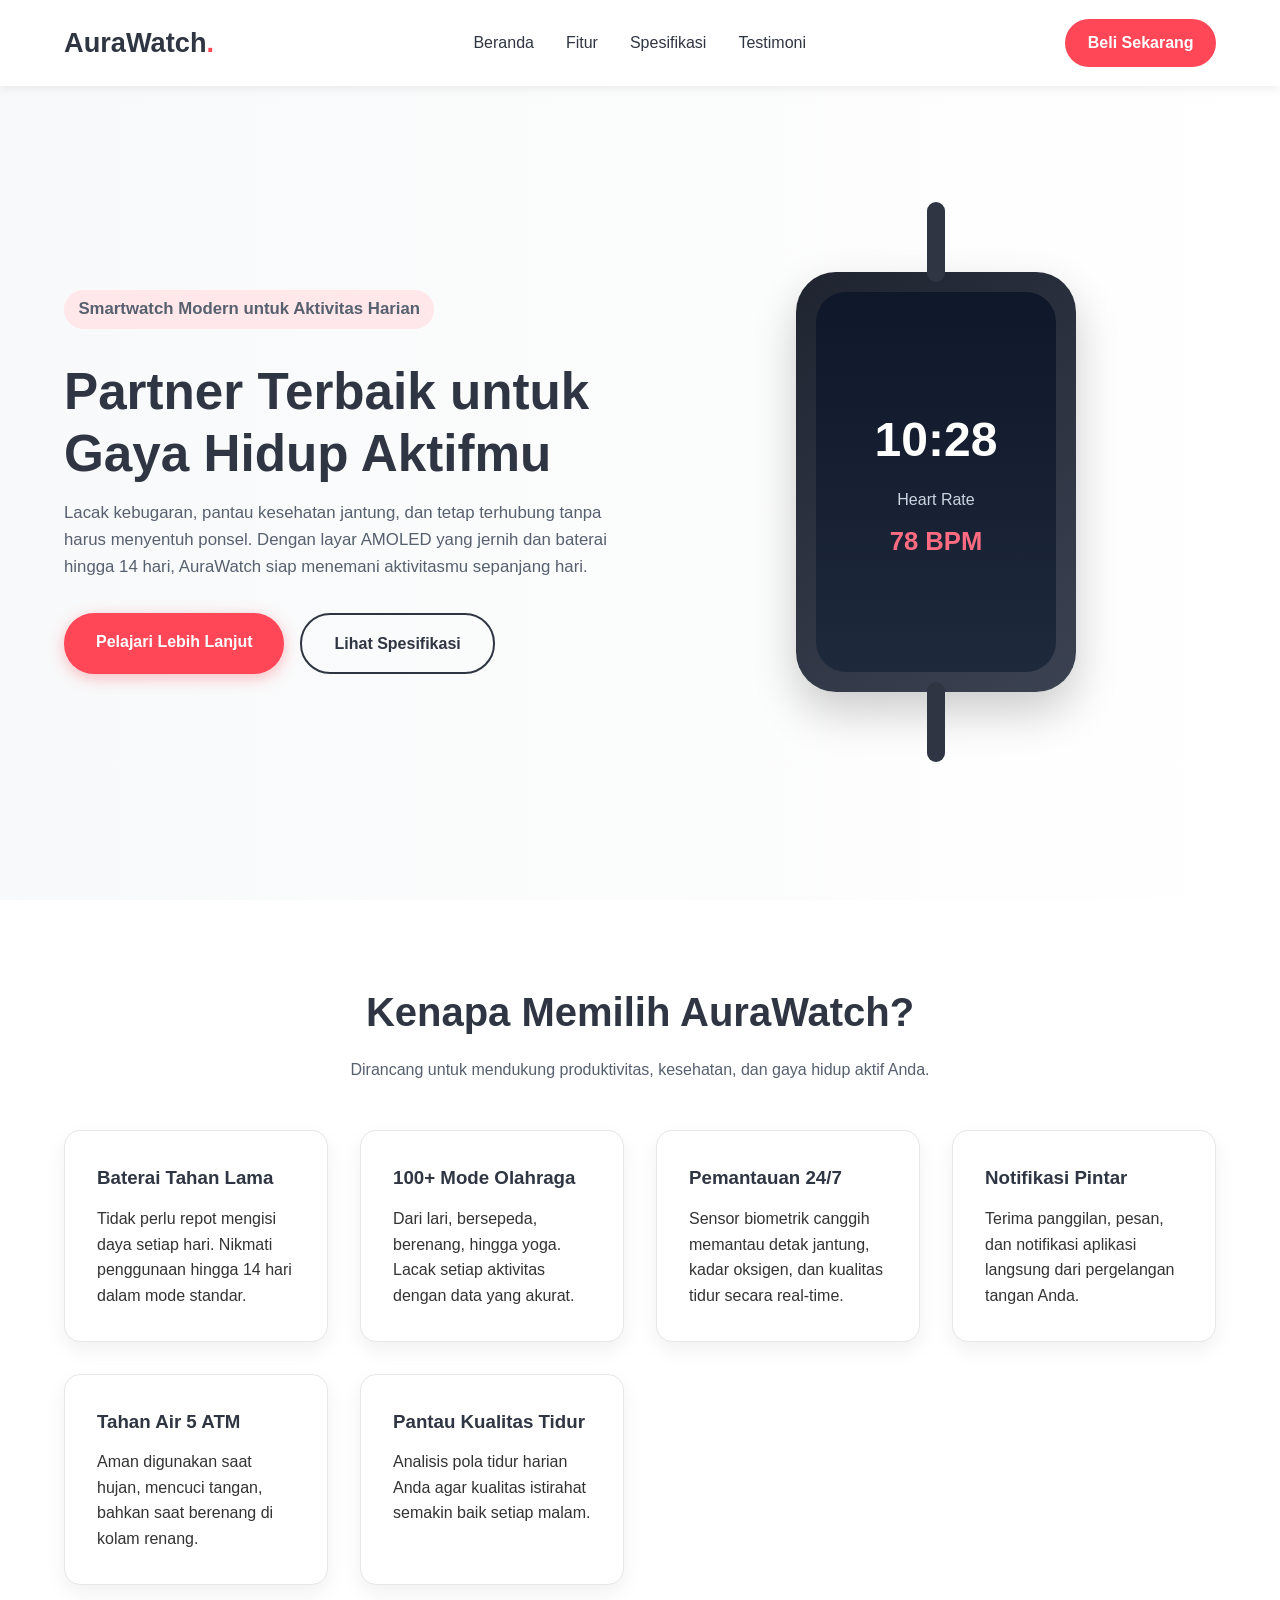
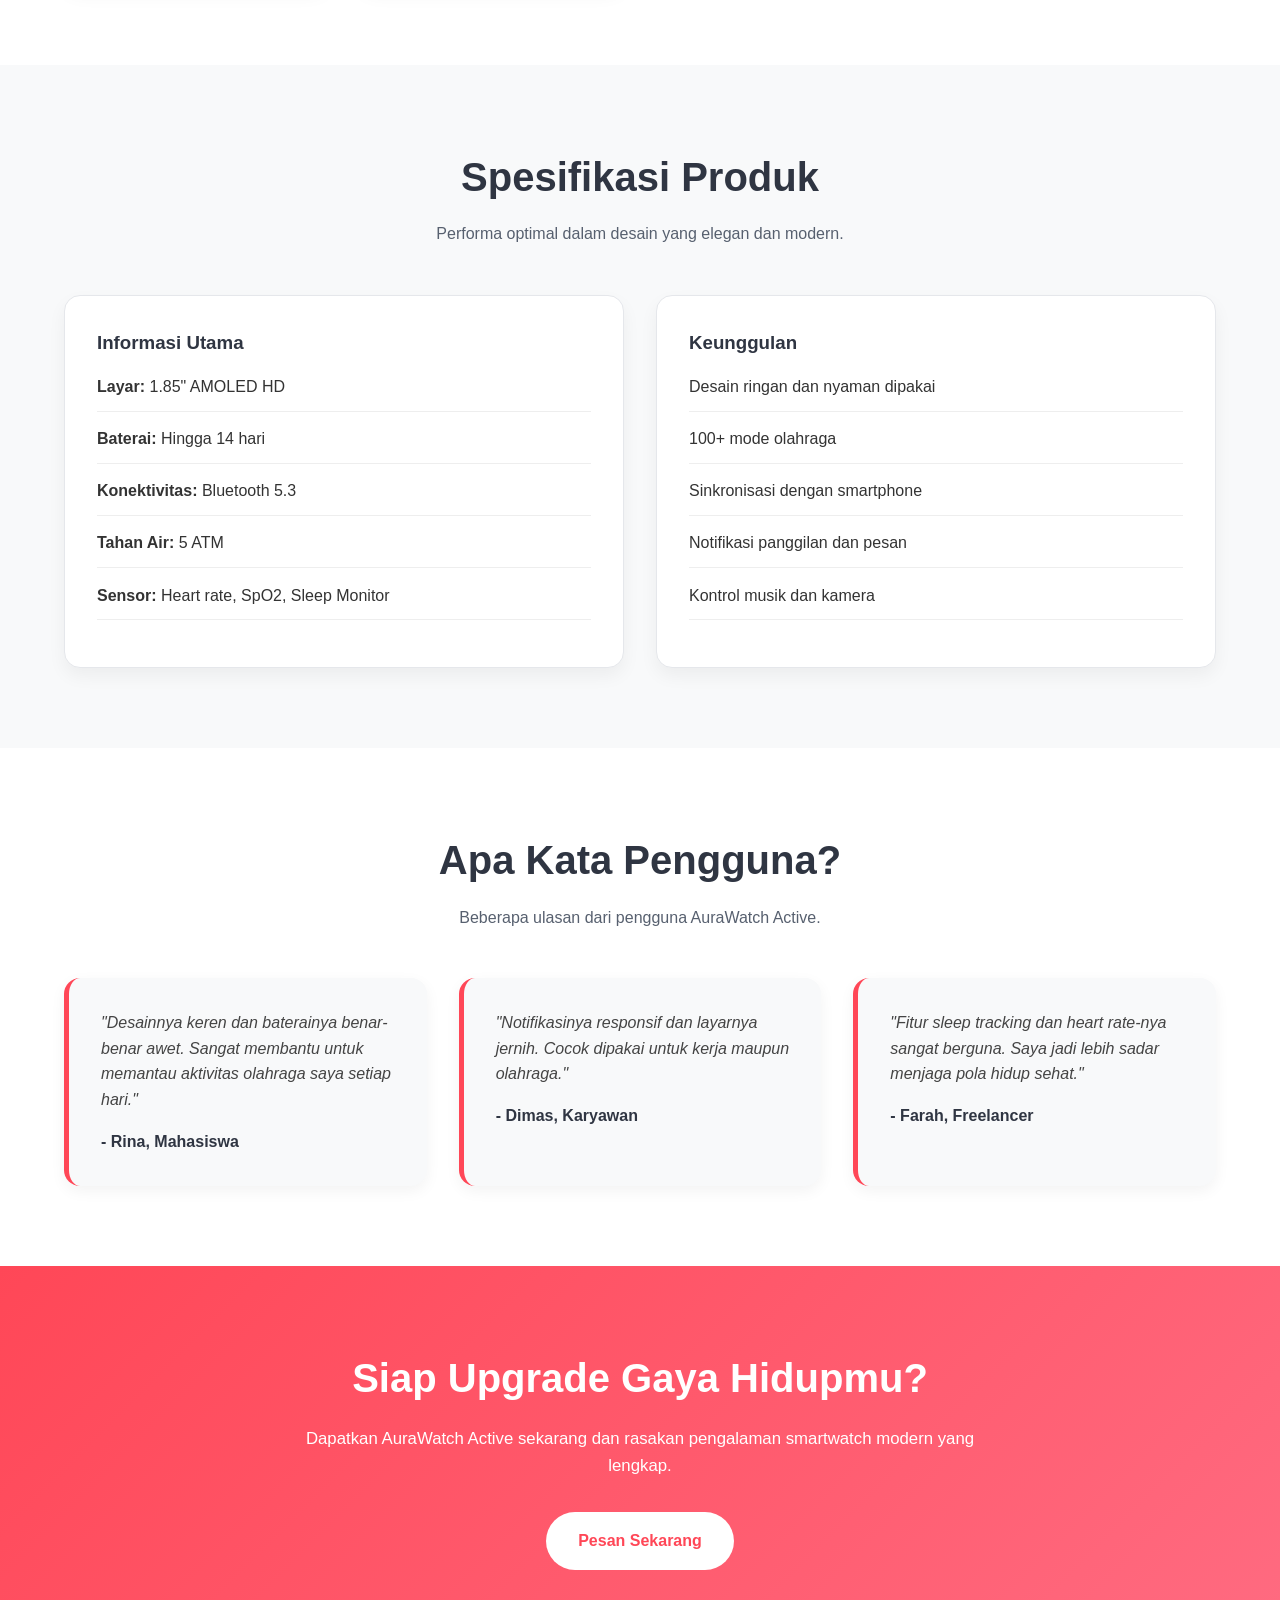
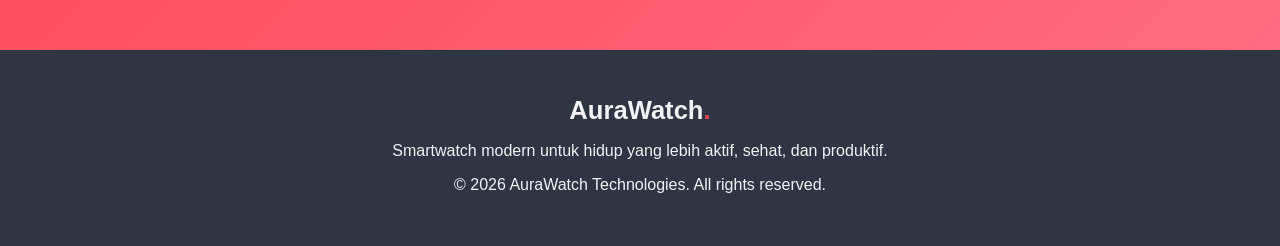
<file: Tugas 1 - Modul 2, 3, 4/index.html>
<!DOCTYPE html>
<html lang="id">
<head>
    <meta charset="UTF-8">
    <meta name="viewport" content="width=device-width, initial-scale=1.0">
    <title>AuraWatch Active - Landing Page</title>
    <link rel="stylesheet" href="style.css">
</head>
<body>

    <nav>
        <div class="logo">AuraWatch<span>.</span></div>
        <ul class="nav-links">
            <li><a href="#beranda">Beranda</a></li>
            <li><a href="#fitur">Fitur</a></li>
            <li><a href="#spesifikasi">Spesifikasi</a></li>
            <li><a href="#testimoni">Testimoni</a></li>
        </ul>
        <a href="#beli" class="btn-nav">Beli Sekarang</a>
    </nav>

    <header class="hero" id="beranda">
        <div class="hero-content">
            <p class="tagline">Smartwatch Modern untuk Aktivitas Harian</p>
            <h1>Partner Terbaik untuk Gaya Hidup Aktifmu</h1>
            <p>
                Lacak kebugaran, pantau kesehatan jantung, dan tetap terhubung tanpa harus
                menyentuh ponsel. Dengan layar AMOLED yang jernih dan baterai hingga 14 hari,
                AuraWatch siap menemani aktivitasmu sepanjang hari.
            </p>
            <div class="hero-buttons">
                <a href="#fitur" class="btn-primary">Pelajari Lebih Lanjut</a>
                <a href="#spesifikasi" class="btn-secondary">Lihat Spesifikasi</a>
            </div>
        </div>

        <div class="hero-image">
            <div class="watch-card">
                <div class="watch-screen">
                    <h3>10:28</h3>
                    <p>Heart Rate</p>
                    <span>78 BPM</span>
                </div>
            </div>
        </div>
    </header>

    <section class="features" id="fitur">
        <div class="section-header">
            <h2>Kenapa Memilih AuraWatch?</h2>
            <p>Dirancang untuk mendukung produktivitas, kesehatan, dan gaya hidup aktif Anda.</p>
        </div>

        <div class="feature-grid">
            <div class="feature-card">
                <h3>Baterai Tahan Lama</h3>
                <p>
                    Tidak perlu repot mengisi daya setiap hari. Nikmati penggunaan hingga
                    14 hari dalam mode standar.
                </p>
            </div>

            <div class="feature-card">
                <h3>100+ Mode Olahraga</h3>
                <p>
                    Dari lari, bersepeda, berenang, hingga yoga. Lacak setiap aktivitas
                    dengan data yang akurat.
                </p>
            </div>

            <div class="feature-card">
                <h3>Pemantauan 24/7</h3>
                <p>
                    Sensor biometrik canggih memantau detak jantung, kadar oksigen,
                    dan kualitas tidur secara real-time.
                </p>
            </div>

            <div class="feature-card">
                <h3>Notifikasi Pintar</h3>
                <p>
                    Terima panggilan, pesan, dan notifikasi aplikasi langsung dari
                    pergelangan tangan Anda.
                </p>
            </div>

            <div class="feature-card">
                <h3>Tahan Air 5 ATM</h3>
                <p>
                    Aman digunakan saat hujan, mencuci tangan, bahkan saat berenang
                    di kolam renang.
                </p>
            </div>

            <div class="feature-card">
                <h3>Pantau Kualitas Tidur</h3>
                <p>
                    Analisis pola tidur harian Anda agar kualitas istirahat semakin baik
                    setiap malam.
                </p>
            </div>
        </div>
    </section>

    <section class="specs" id="spesifikasi">
        <div class="section-header">
            <h2>Spesifikasi Produk</h2>
            <p>Performa optimal dalam desain yang elegan dan modern.</p>
        </div>

        <div class="specs-container">
            <div class="spec-box">
                <h3>Informasi Utama</h3>
                <ul>
                    <li><strong>Layar:</strong> 1.85" AMOLED HD</li>
                    <li><strong>Baterai:</strong> Hingga 14 hari</li>
                    <li><strong>Konektivitas:</strong> Bluetooth 5.3</li>
                    <li><strong>Tahan Air:</strong> 5 ATM</li>
                    <li><strong>Sensor:</strong> Heart rate, SpO2, Sleep Monitor</li>
                </ul>
            </div>

            <div class="spec-box">
                <h3>Keunggulan</h3>
                <ul>
                    <li>Desain ringan dan nyaman dipakai</li>
                    <li>100+ mode olahraga</li>
                    <li>Sinkronisasi dengan smartphone</li>
                    <li>Notifikasi panggilan dan pesan</li>
                    <li>Kontrol musik dan kamera</li>
                </ul>
            </div>
        </div>
    </section>

    <section class="testimonials" id="testimoni">
        <div class="section-header">
            <h2>Apa Kata Pengguna?</h2>
            <p>Beberapa ulasan dari pengguna AuraWatch Active.</p>
        </div>

        <div class="testimonial-grid">
            <div class="testimonial-card">
                <p>
                    "Desainnya keren dan baterainya benar-benar awet. Sangat membantu
                    untuk memantau aktivitas olahraga saya setiap hari."
                </p>
                <h4>- Rina, Mahasiswa</h4>
            </div>

            <div class="testimonial-card">
                <p>
                    "Notifikasinya responsif dan layarnya jernih. Cocok dipakai untuk
                    kerja maupun olahraga."
                </p>
                <h4>- Dimas, Karyawan</h4>
            </div>

            <div class="testimonial-card">
                <p>
                    "Fitur sleep tracking dan heart rate-nya sangat berguna. Saya jadi
                    lebih sadar menjaga pola hidup sehat."
                </p>
                <h4>- Farah, Freelancer</h4>
            </div>
        </div>
    </section>

    <section class="cta" id="beli">
        <h2>Siap Upgrade Gaya Hidupmu?</h2>
        <p>Dapatkan AuraWatch Active sekarang dan rasakan pengalaman smartwatch modern yang lengkap.</p>
        <a href="#" class="btn-primary">Pesan Sekarang</a>
    </section>

    <footer>
        <div class="footer-content">
            <h3>AuraWatch<span>.</span></h3>
            <p>Smartwatch modern untuk hidup yang lebih aktif, sehat, dan produktif.</p>
            <p>&copy; 2026 AuraWatch Technologies. All rights reserved.</p>
        </div>
    </footer>

</body>
</html>
</file>
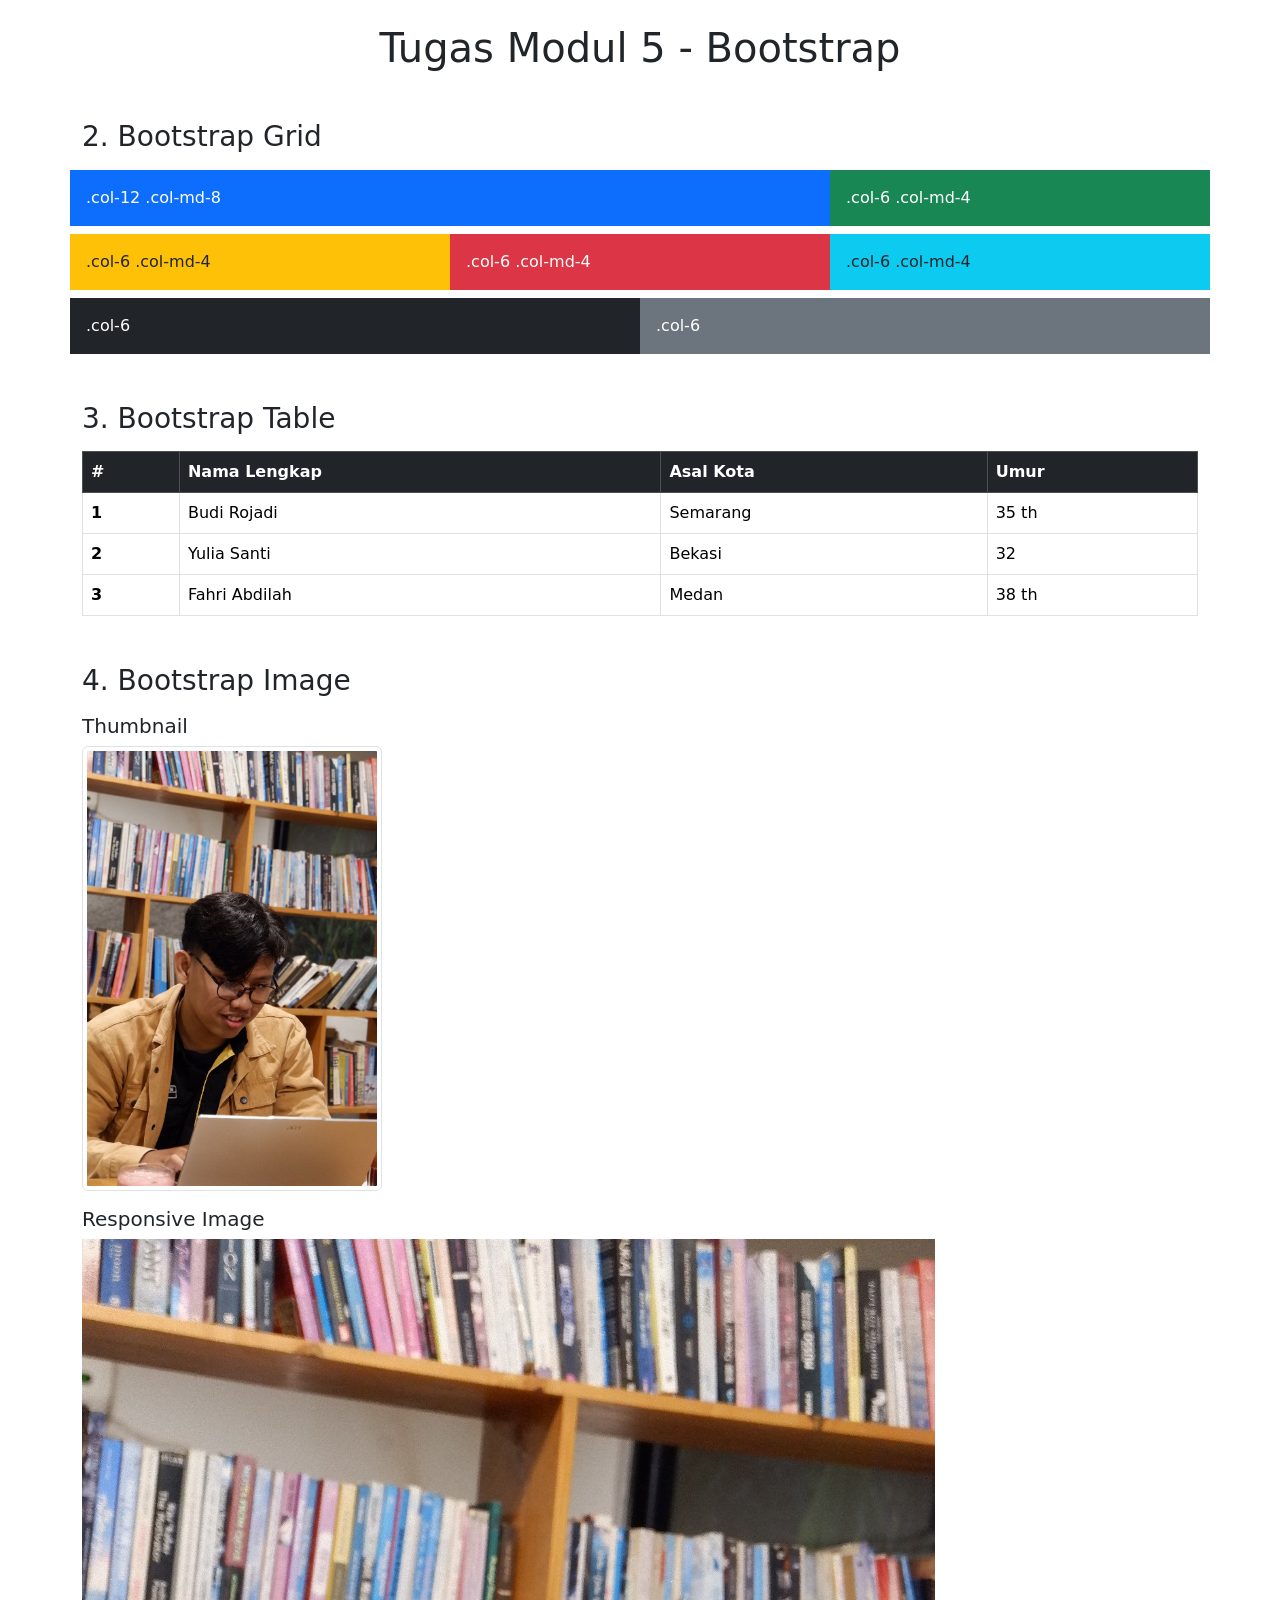
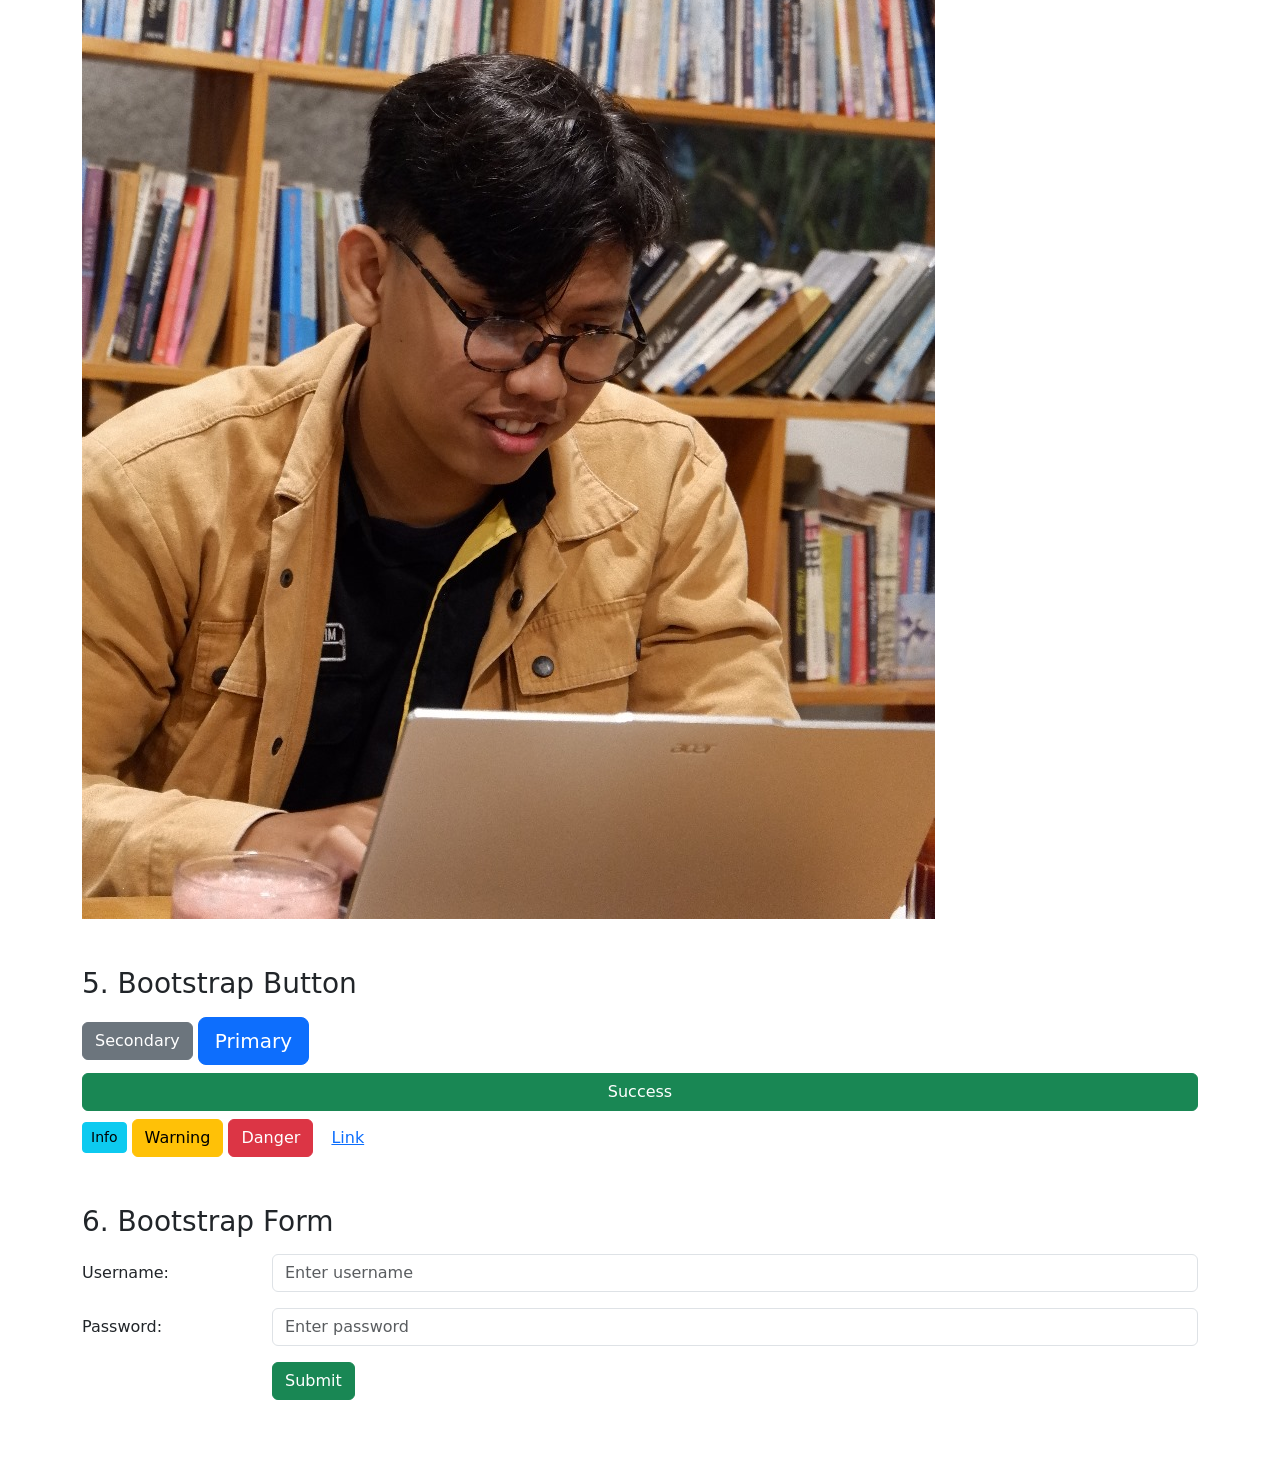
<file: Tugas 2 - Modul 5/index.html>
<!doctype html>
<html lang="id">
  <head>
    <meta charset="UTF-8" />
    <meta name="viewport" content="width=device-width, initial-scale=1.0" />
    <title>Tugas Bootstrap</title>

    <!-- ================== 1. BOOTSTRAP CDN ================== -->
    <!-- CSS -->
    <link
      href="https://cdn.jsdelivr.net/npm/bootstrap@5.3.0/dist/css/bootstrap.min.css"
      rel="stylesheet"
    />

    <!-- jQuery (opsional untuk Bootstrap 5, tapi tetap boleh) -->
    <script src="https://code.jquery.com/jquery-3.7.0.min.js"></script>

    <!-- JS Bootstrap -->
    <script src="https://cdn.jsdelivr.net/npm/bootstrap@5.3.0/dist/js/bootstrap.bundle.min.js"></script>
  </head>

  <body class="p-4">
    <h1 class="text-center mb-5">Tugas Modul 5 - Bootstrap</h1>

    <!-- ================== 2. BOOTSTRAP GRID ================== -->
    <div class="container mb-5">
      <h3 class="mb-3">2. Bootstrap Grid</h3>

      <div class="row">
        <div class="col-12 col-md-8 bg-primary text-white p-3">
          .col-12 .col-md-8
        </div>
        <div class="col-6 col-md-4 bg-success text-white p-3">
          .col-6 .col-md-4
        </div>
      </div>

      <div class="row mt-2">
        <div class="col-6 col-md-4 bg-warning p-3">.col-6 .col-md-4</div>
        <div class="col-6 col-md-4 bg-danger text-white p-3">
          .col-6 .col-md-4
        </div>
        <div class="col-6 col-md-4 bg-info p-3">.col-6 .col-md-4</div>
      </div>

      <div class="row mt-2">
        <div class="col-6 bg-dark text-white p-3">.col-6</div>
        <div class="col-6 bg-secondary text-white p-3">.col-6</div>
      </div>
    </div>

    <!-- ================== 3. BOOTSTRAP TABLE ================== -->
    <div class="container mb-5">
      <h3 class="mb-3">3. Bootstrap Table</h3>

      <table class="table table-hover table-bordered">
        <thead class="table-dark">
          <tr>
            <th>#</th>
            <th>Nama Lengkap</th>
            <th>Asal Kota</th>
            <th>Umur</th>
          </tr>
        </thead>
        <tbody>
          <tr>
            <th>1</th>
            <td>Budi Rojadi</td>
            <td>Semarang</td>
            <td>35 th</td>
          </tr>
          <tr>
            <th>2</th>
            <td>Yulia Santi</td>
            <td>Bekasi</td>
            <td>32</td>
          </tr>
          <tr>
            <th>3</th>
            <td>Fahri Abdilah</td>
            <td>Medan</td>
            <td>38 th</td>
          </tr>
        </tbody>
      </table>
    </div>

    <!-- ================== 4. BOOTSTRAP IMAGE ================== -->
    <div class="container mb-5">
      <h3 class="mb-3">4. Bootstrap Image</h3>

      <h5>Thumbnail</h5>
      <img
        src="ibnu.jpg"
        class="img-thumbnail mb-3"
        alt="Thumbnail"
        width="300"
      />

      <h5>Responsive Image</h5>
      <img src="ibnu.jpg" class="img-fluid" alt="Responsive image" />
    </div>

    <!-- ================== 5. BOOTSTRAP BUTTON ================== -->
    <div class="container mb-5">
      <h3 class="mb-3">5. Bootstrap Button</h3>

      <button class="btn btn-secondary">Secondary</button>
      <button class="btn btn-primary btn-lg">Primary</button>
      <button class="btn btn-success w-100 my-2">Success</button>
      <button class="btn btn-info btn-sm">Info</button>
      <button class="btn btn-warning">Warning</button>
      <button class="btn btn-danger">Danger</button>
      <button class="btn btn-link">Link</button>
    </div>

    <!-- ================== 6. BOOTSTRAP FORM ================== -->
    <div class="container mb-5">
      <h3 class="mb-3">6. Bootstrap Form</h3>

      <form action="/action_page.php">
        <div class="row mb-3">
          <label class="col-sm-2 col-form-label">Username:</label>
          <div class="col-sm-10">
            <input
              type="text"
              class="form-control"
              placeholder="Enter username"
            />
          </div>
        </div>

        <div class="row mb-3">
          <label class="col-sm-2 col-form-label">Password:</label>
          <div class="col-sm-10">
            <input
              type="password"
              class="form-control"
              placeholder="Enter password"
            />
          </div>
        </div>

        <div class="row">
          <div class="col-sm-10 offset-sm-2">
            <button class="btn btn-success">Submit</button>
          </div>
        </div>
      </form>
    </div>
  </body>
</html>
</file>
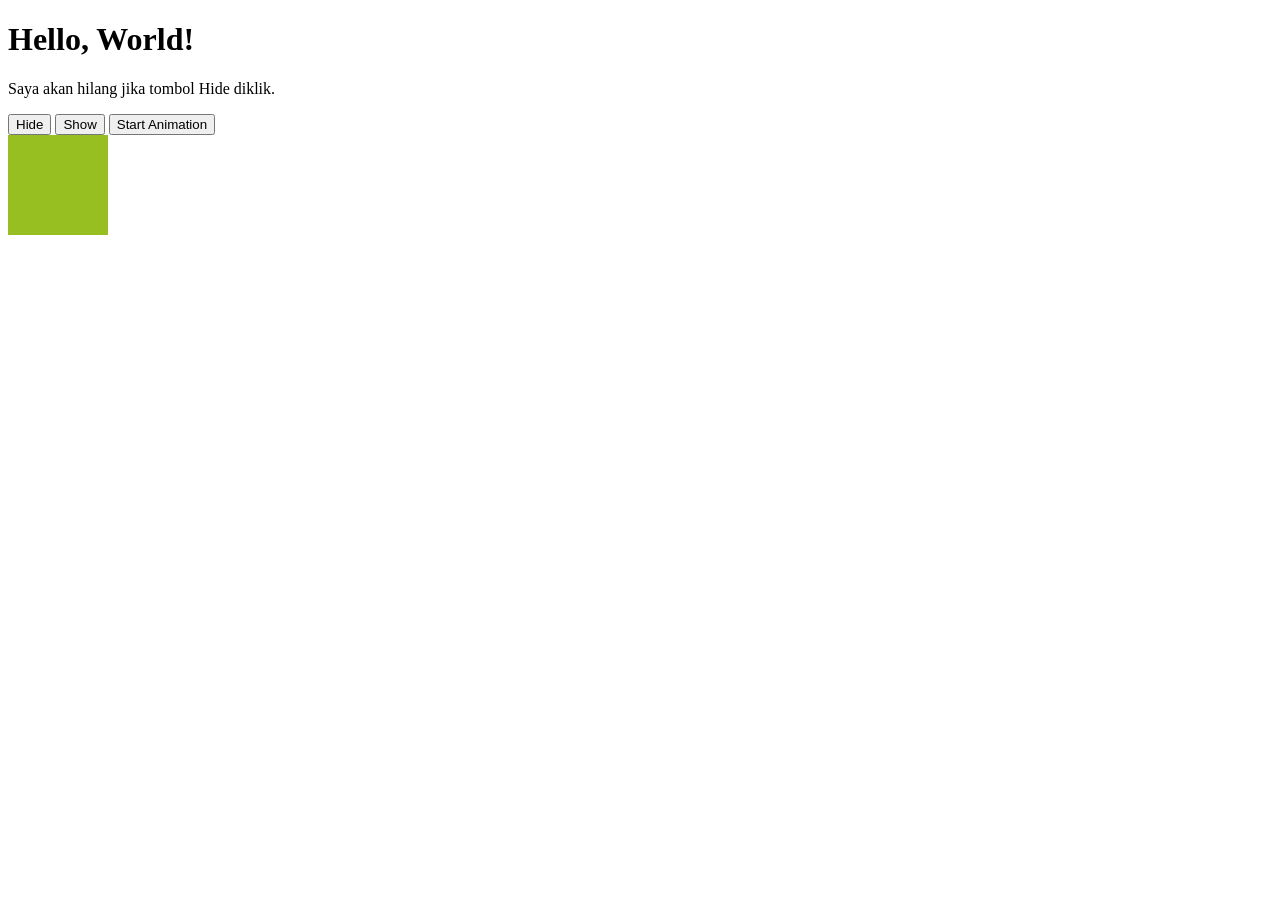
<file: Tugas 3 - Modul 6/index.html>
<!doctype html>
<html>
  <head>
    <title>Contoh jQuery</title>

    <!-- CDN jQuery -->
    <script src="https://code.jquery.com/jquery-3.7.1.min.js"></script>

    <script>
      $(document).ready(function () {
        $("h1").text("Hello, World!");
      });
    </script>

    <!-- Efek hide/show -->
    <script>
      $(document).ready(function () {
        $("#hide").click(function () {
          $("p").hide();
        });

        $("#show").click(function () {
          $("p").show();
        });
      });
    </script>
    <!-- Efek Animasi -->
    <script>
      $(document).ready(function () {
        $("#animateBtn").click(function () {
          $("div").animate({
            height: "toggle",
          });
        });
      });
    </script>
  </head>

  <body>
    <h1>Hello</h1>
    <!-- Penggunaan Efek Hide/Show -->
    <p>Saya akan hilang jika tombol Hide diklik.</p>

    <button id="hide">Hide</button>
    <button id="show">Show</button>
    <!-- Penggunaan Efek Animasi -->
    <button id="animateBtn">Start Animation</button>

    <div
      style="
        background: #98bf21;
        height: 100px;
        width: 100px;
        position: absolute;
      "
    ></div>
  </body>
</html>
</file>
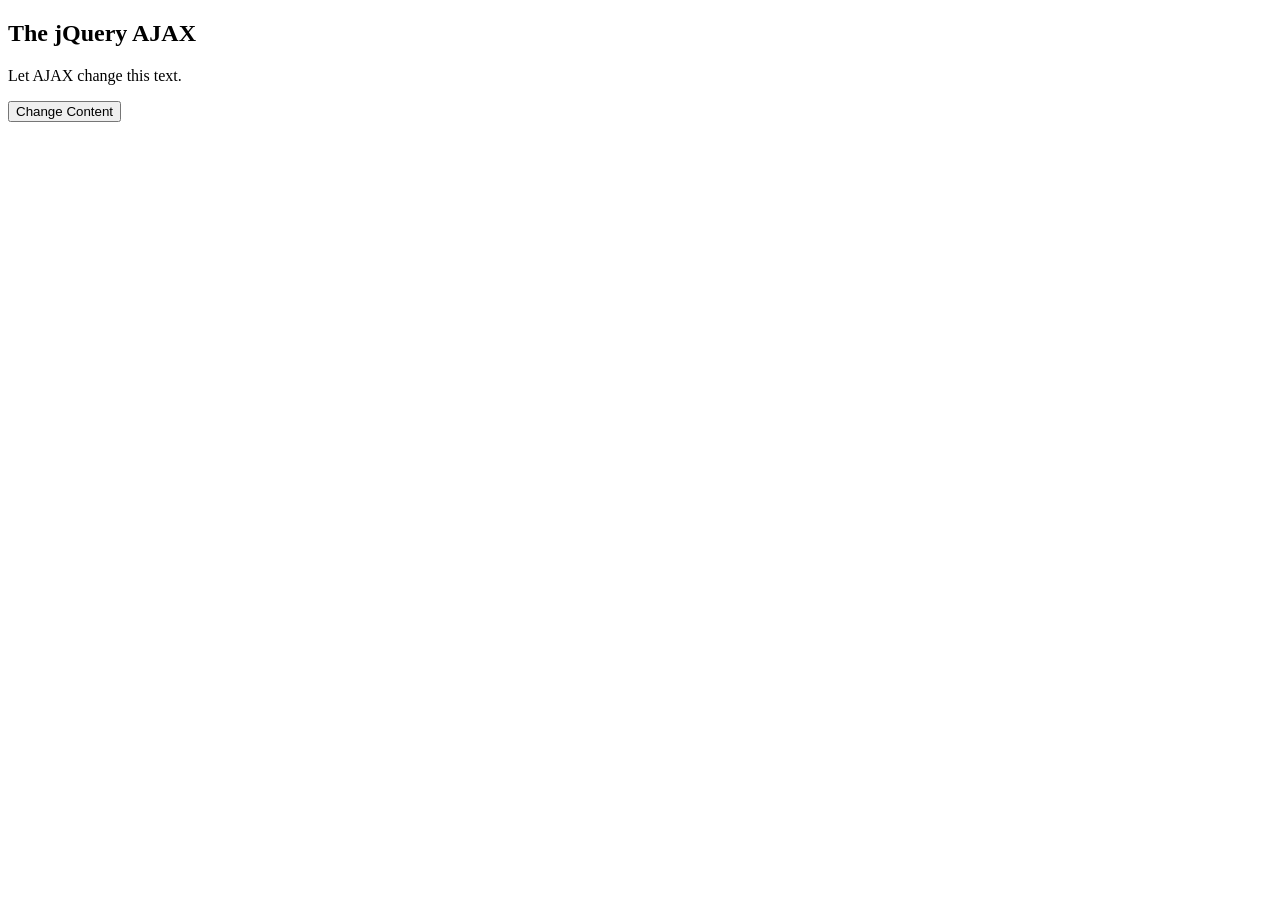
<file: Tugas 4 - Modul 10/index.html>
<!DOCTYPE html>
<html>
<head>
    <title>Praktik AJAX $.ajax()</title>
    <script src="https://code.jquery.com/jquery-3.6.0.min.js"></script>
</head>
<body>
    <h2>The jQuery AJAX</h2>
    <p id="demo">Let AJAX change this text.</p>
    <button type="button" id="changeBtn">Change Content</button>

    <script>
        $(document).ready(function() {
            $("#changeBtn").click(function() {
                $.ajax({
                    url: "ajax_info.txt",
                    type: "GET",
                    data: {
                        id: 123,
                        name: "John"
                    },
                    dataType: "html",
                    timeout: 5000,
                    success: function(result) {
                        $("#demo").html(result);
                    },
                    error: function(xhr, status, error) {
                        $("#demo").html("Error: " + error);
                    },
                    complete: function(xhr, status) {
                        console.log("Request completed with status: " + status);
                    }
                });
            });
        });
    </script>
</body>
</html>
</file>
<file: Tugas 1 - Modul 2, 3, 4/style.css>
/* CSS Reset & Variables */
:root {
    --primary-color: #ff4757;
    --secondary-color: #2f3542;
    --text-dark: #333;
    --text-light: #f1f2f6;
    --bg-color: #ffffff;
    --bg-gray: #f8f9fa;
    --border-color: #e5e7eb;
}

* {
    margin: 0;
    padding: 0;
    box-sizing: border-box;
    font-family: 'Segoe UI', Tahoma, Geneva, Verdana, sans-serif;
    scroll-behavior: smooth;
}

body {
    line-height: 1.6;
    color: var(--text-dark);
    background-color: var(--bg-color);
}

/* Navbar */
nav {
    display: flex;
    justify-content: space-between;
    align-items: center;
    padding: 1.2rem 5%;
    background-color: var(--bg-color);
    box-shadow: 0 2px 10px rgba(0,0,0,0.08);
    position: fixed;
    width: 100%;
    top: 0;
    z-index: 1000;
}

.logo {
    font-size: 1.7rem;
    font-weight: bold;
    color: var(--secondary-color);
}

.logo span {
    color: var(--primary-color);
}

.nav-links {
    list-style: none;
    display: flex;
    gap: 2rem;
}

.nav-links a {
    text-decoration: none;
    color: var(--secondary-color);
    font-weight: 500;
    transition: color 0.3s ease;
}

.nav-links a:hover {
    color: var(--primary-color);
}

.btn-nav {
    background-color: var(--primary-color);
    color: white;
    padding: 0.7rem 1.4rem;
    border-radius: 25px;
    text-decoration: none;
    font-weight: bold;
    transition: 0.3s ease;
}

.btn-nav:hover {
    background-color: #ff6b81;
}

/* Hero Section */
.hero {
    display: flex;
    align-items: center;
    justify-content: space-between;
    gap: 2rem;
    padding: 9rem 5% 5rem;
    background: linear-gradient(to right, #f8f9fa, #ffffff);
    min-height: 100vh;
}

.hero-content {
    flex: 1;
}

.tagline {
    display: inline-block;
    background-color: #ffe7ea;
    color: var(--primary-color);
    padding: 0.4rem 0.9rem;
    border-radius: 20px;
    margin-bottom: 1rem;
    font-size: 0.9rem;
    font-weight: 600;
}

.hero-content h1 {
    font-size: 3.2rem;
    line-height: 1.2;
    margin-bottom: 1rem;
    color: var(--secondary-color);
}

.hero-content p {
    font-size: 1.05rem;
    margin-bottom: 2rem;
    color: #57606f;
    max-width: 600px;
}

.hero-buttons {
    display: flex;
    gap: 1rem;
    flex-wrap: wrap;
}

.btn-primary,
.btn-secondary {
    display: inline-block;
    padding: 1rem 2rem;
    border-radius: 30px;
    text-decoration: none;
    font-size: 1rem;
    font-weight: bold;
    transition: 0.3s ease;
}

.btn-primary {
    background-color: var(--primary-color);
    color: white;
    box-shadow: 0 4px 15px rgba(255, 71, 87, 0.35);
}

.btn-primary:hover {
    transform: translateY(-3px);
    box-shadow: 0 6px 20px rgba(255, 71, 87, 0.45);
}

.btn-secondary {
    border: 2px solid var(--secondary-color);
    color: var(--secondary-color);
    background-color: transparent;
}

.btn-secondary:hover {
    background-color: var(--secondary-color);
    color: white;
}

.hero-image {
    flex: 1;
    display: flex;
    justify-content: center;
    align-items: center;
}

.watch-card {
    width: 280px;
    height: 420px;
    border-radius: 40px;
    background: linear-gradient(145deg, #1f2430, #3b4252);
    padding: 20px;
    box-shadow: 0 20px 45px rgba(0, 0, 0, 0.2);
    position: relative;
}

.watch-card::before,
.watch-card::after {
    content: "";
    position: absolute;
    width: 18px;
    height: 80px;
    background-color: #2f3542;
    border-radius: 10px;
    left: 50%;
    transform: translateX(-50%);
}

.watch-card::before {
    top: -70px;
}

.watch-card::after {
    bottom: -70px;
}

.watch-screen {
    width: 100%;
    height: 100%;
    border-radius: 30px;
    background: linear-gradient(180deg, #0f172a, #1e293b);
    color: white;
    display: flex;
    flex-direction: column;
    justify-content: center;
    align-items: center;
    text-align: center;
    padding: 1rem;
}

.watch-screen h3 {
    font-size: 3rem;
    margin-bottom: 0.5rem;
}

.watch-screen p {
    font-size: 1rem;
    color: #cbd5e1;
    margin-bottom: 0.5rem;
}

.watch-screen span {
    font-size: 1.6rem;
    font-weight: bold;
    color: #ff6b81;
}

/* General Section */
section {
    padding: 5rem 5%;
}

.section-header {
    text-align: center;
    margin-bottom: 3rem;
}

.section-header h2 {
    font-size: 2.5rem;
    color: var(--secondary-color);
    margin-bottom: 0.8rem;
}

.section-header p {
    color: #57606f;
    max-width: 700px;
    margin: 0 auto;
}

/* Features */
.features {
    background-color: var(--bg-color);
}

.feature-grid {
    display: grid;
    grid-template-columns: repeat(auto-fit, minmax(250px, 1fr));
    gap: 2rem;
}

.feature-card {
    padding: 2rem;
    background: white;
    border-radius: 16px;
    box-shadow: 0 8px 20px rgba(0,0,0,0.06);
    transition: transform 0.3s ease, box-shadow 0.3s ease;
    border: 1px solid var(--border-color);
}

.feature-card:hover {
    transform: translateY(-8px);
    box-shadow: 0 12px 24px rgba(0,0,0,0.08);
}

.feature-icon {
    font-size: 2.5rem;
    margin-bottom: 1rem;
}

.feature-card h3 {
    margin-bottom: 0.8rem;
    color: var(--secondary-color);
}

/* Specs */
.specs {
    background-color: var(--bg-gray);
}

.specs-container {
    display: grid;
    grid-template-columns: repeat(auto-fit, minmax(280px, 1fr));
    gap: 2rem;
}

.spec-box {
    background-color: white;
    padding: 2rem;
    border-radius: 16px;
    box-shadow: 0 8px 18px rgba(0,0,0,0.05);
    border: 1px solid var(--border-color);
}

.spec-box h3 {
    margin-bottom: 1rem;
    color: var(--secondary-color);
}

.spec-box ul {
    list-style: none;
}

.spec-box ul li {
    margin-bottom: 0.9rem;
    padding-bottom: 0.7rem;
    border-bottom: 1px solid #eee;
}

/* Testimonials */
.testimonials {
    background-color: white;
}

.testimonial-grid {
    display: grid;
    grid-template-columns: repeat(auto-fit, minmax(250px, 1fr));
    gap: 2rem;
}

.testimonial-card {
    background-color: var(--bg-gray);
    padding: 2rem;
    border-radius: 16px;
    box-shadow: 0 5px 15px rgba(0,0,0,0.05);
    border-left: 5px solid var(--primary-color);
}

.testimonial-card p {
    font-style: italic;
    margin-bottom: 1rem;
    color: #444;
}

.testimonial-card h4 {
    color: var(--secondary-color);
}

/* CTA */
.cta {
    text-align: center;
    background: linear-gradient(135deg, var(--primary-color), #ff6b81);
    color: white;
    padding: 5rem 5%;
}

.cta h2 {
    font-size: 2.5rem;
    margin-bottom: 1rem;
}

.cta p {
    max-width: 700px;
    margin: 0 auto 2rem;
    font-size: 1.05rem;
}

.cta .btn-primary {
    background-color: white;
    color: var(--primary-color);
    box-shadow: none;
}

.cta .btn-primary:hover {
    transform: translateY(-3px);
}

/* Footer */
footer {
    background-color: var(--secondary-color);
    color: var(--text-light);
    text-align: center;
    padding: 2.5rem 5%;
}

.footer-content h3 {
    font-size: 1.6rem;
    margin-bottom: 0.5rem;
}

.footer-content h3 span {
    color: var(--primary-color);
}

.footer-content p {
    margin-bottom: 0.5rem;
}

/* Responsive */
@media (max-width: 992px) {
    .hero-content h1 {
        font-size: 2.7rem;
    }
}

@media (max-width: 768px) {
    nav {
        flex-wrap: wrap;
        gap: 1rem;
    }

    .nav-links {
        display: none;
    }

    .hero {
        flex-direction: column;
        text-align: center;
        padding-top: 8rem;
    }

    .hero-content p {
        margin-left: auto;
        margin-right: auto;
    }

    .hero-buttons {
        justify-content: center;
    }

    .watch-card {
        width: 220px;
        height: 330px;
    }

    .watch-screen h3 {
        font-size: 2.3rem;
    }

    .section-header h2,
    .cta h2 {
        font-size: 2rem;
    }
}

@media (max-width: 480px) {
    .hero-content h1 {
        font-size: 2.2rem;
    }

    .btn-primary,
    .btn-secondary {
        width: 100%;
        text-align: center;
    }
}
</file>
